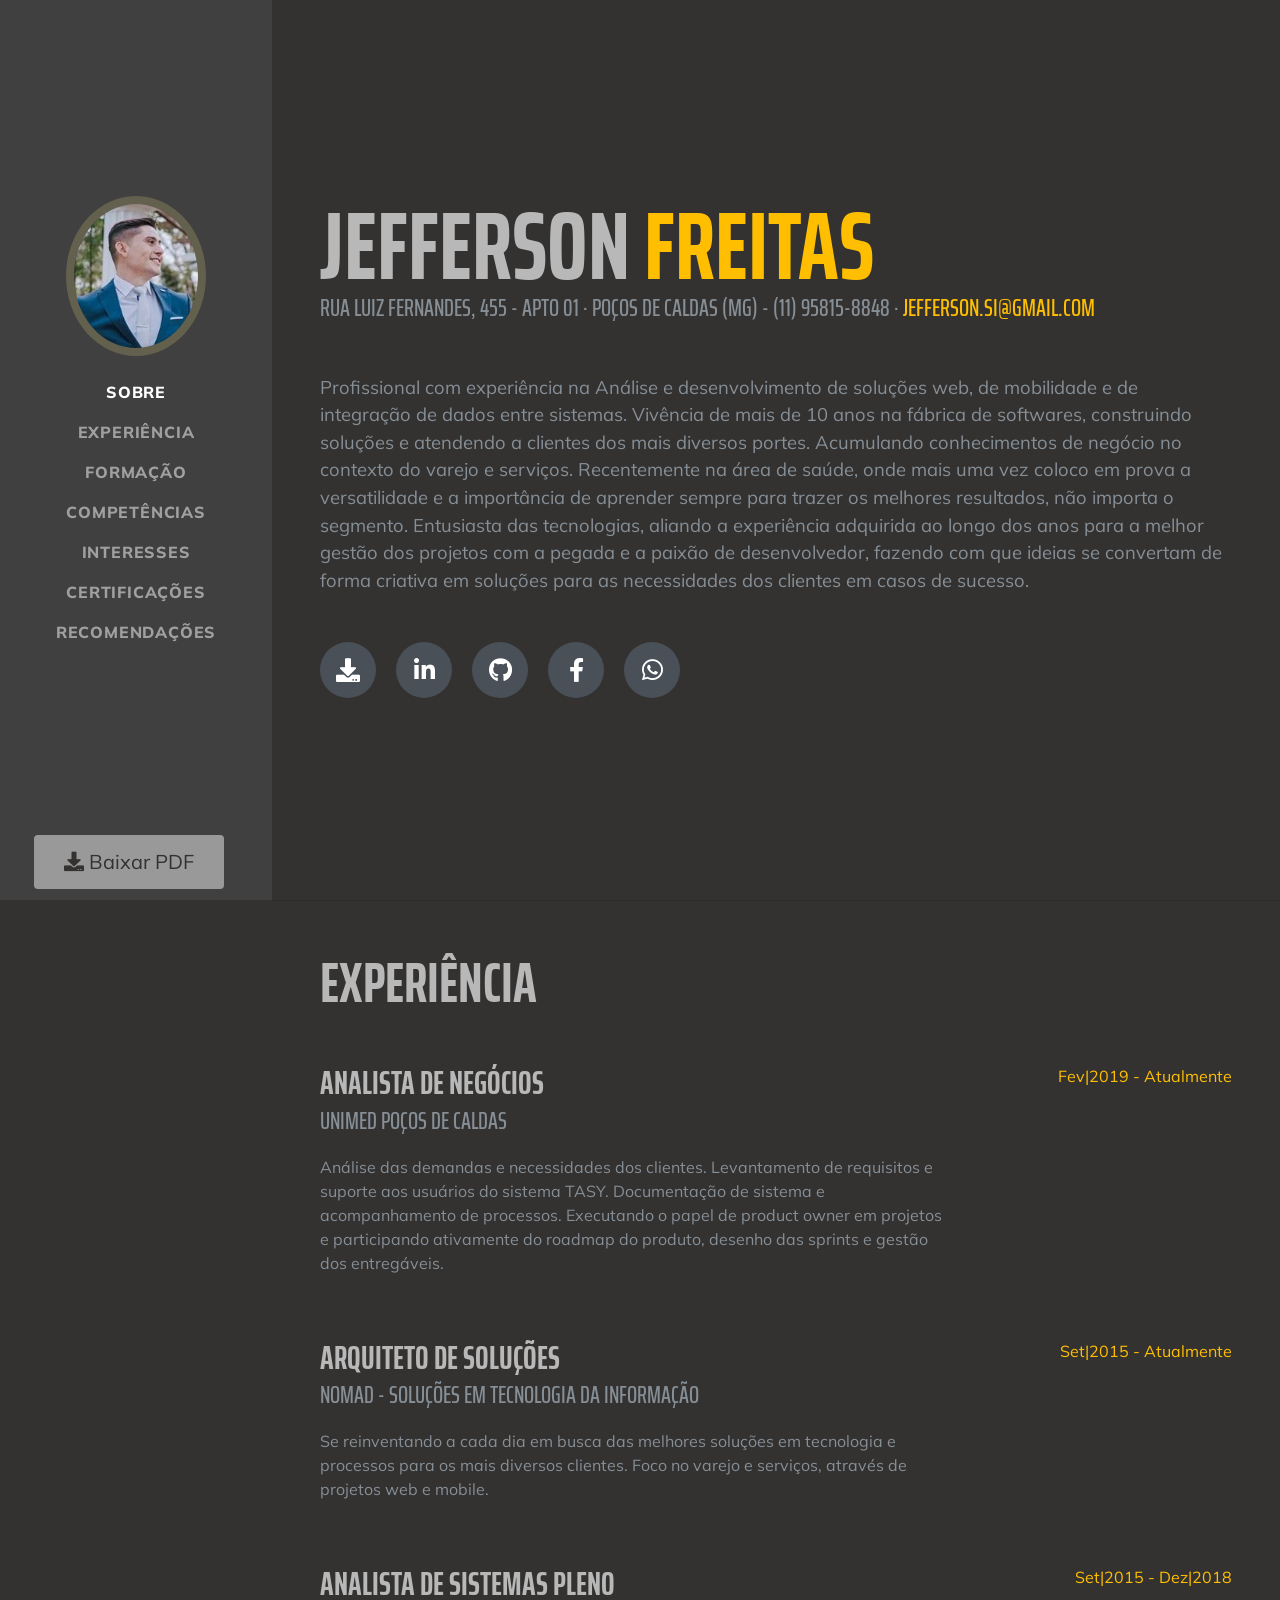
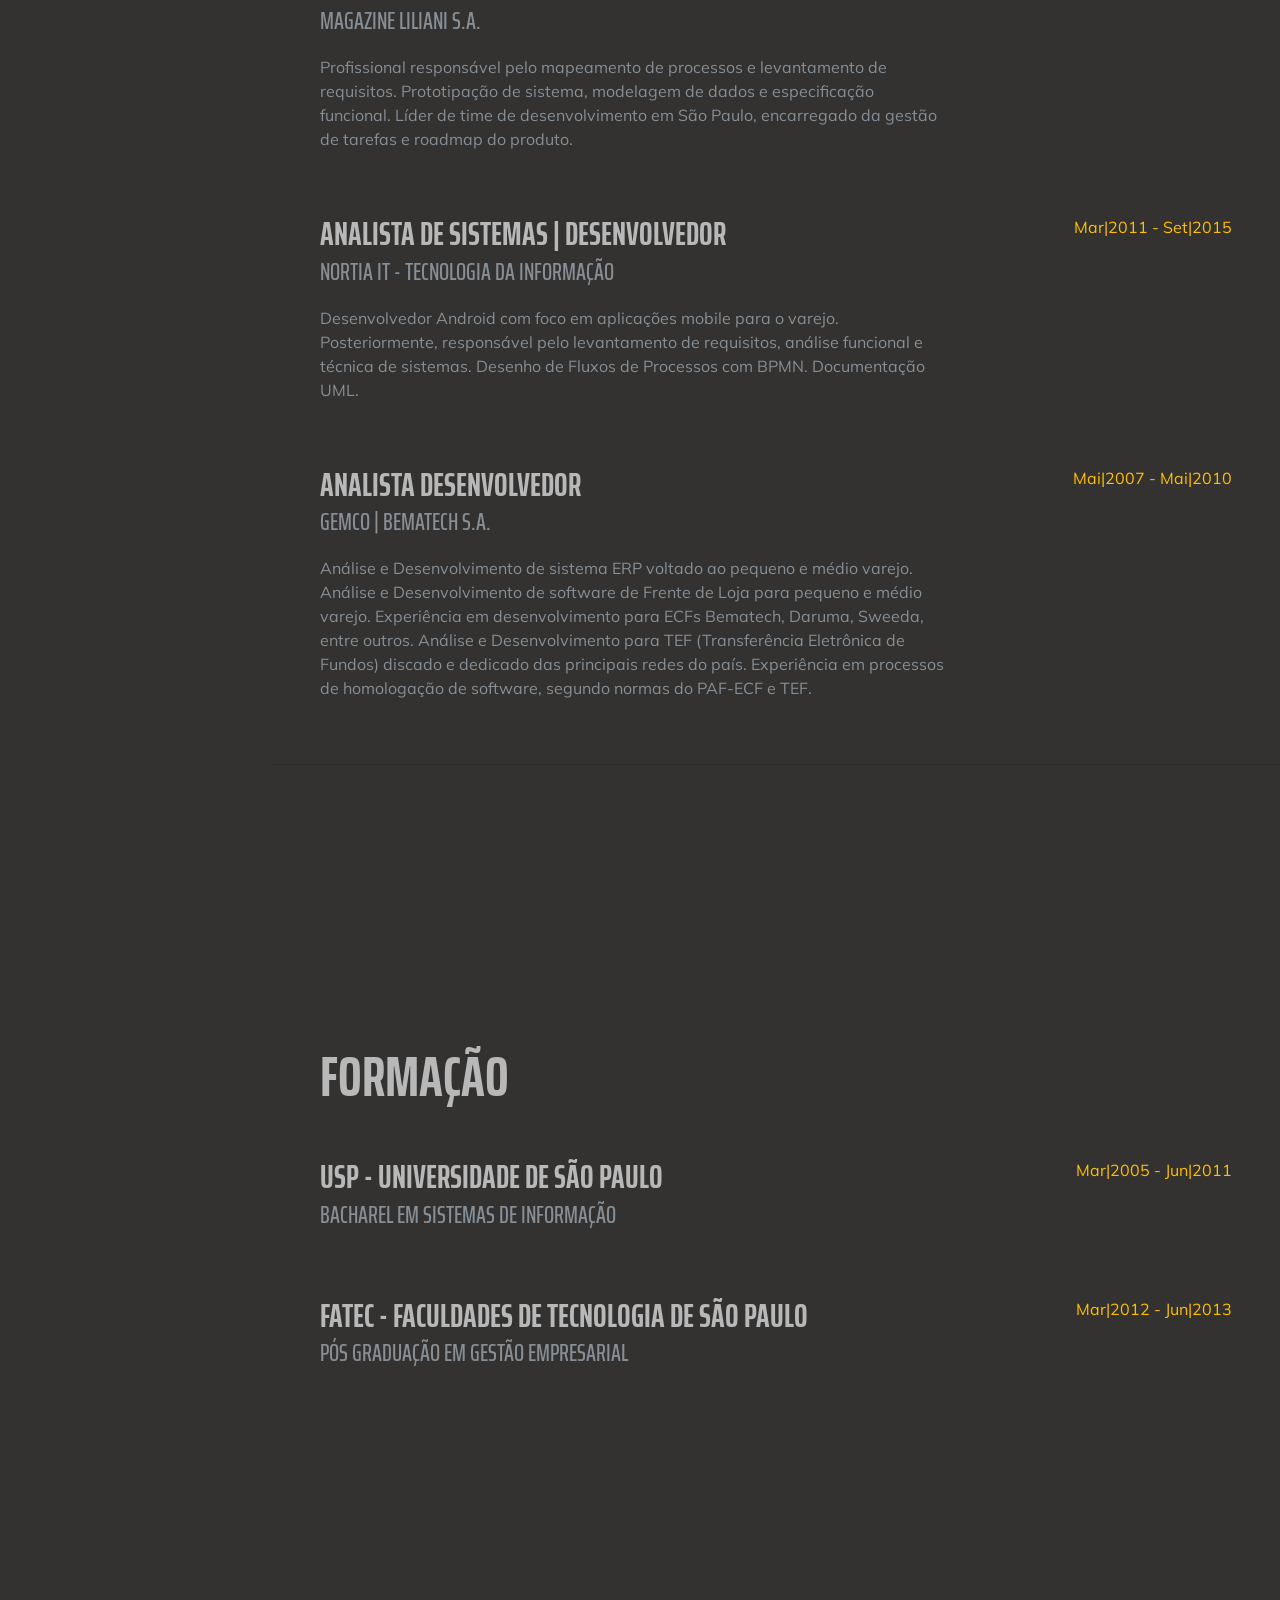
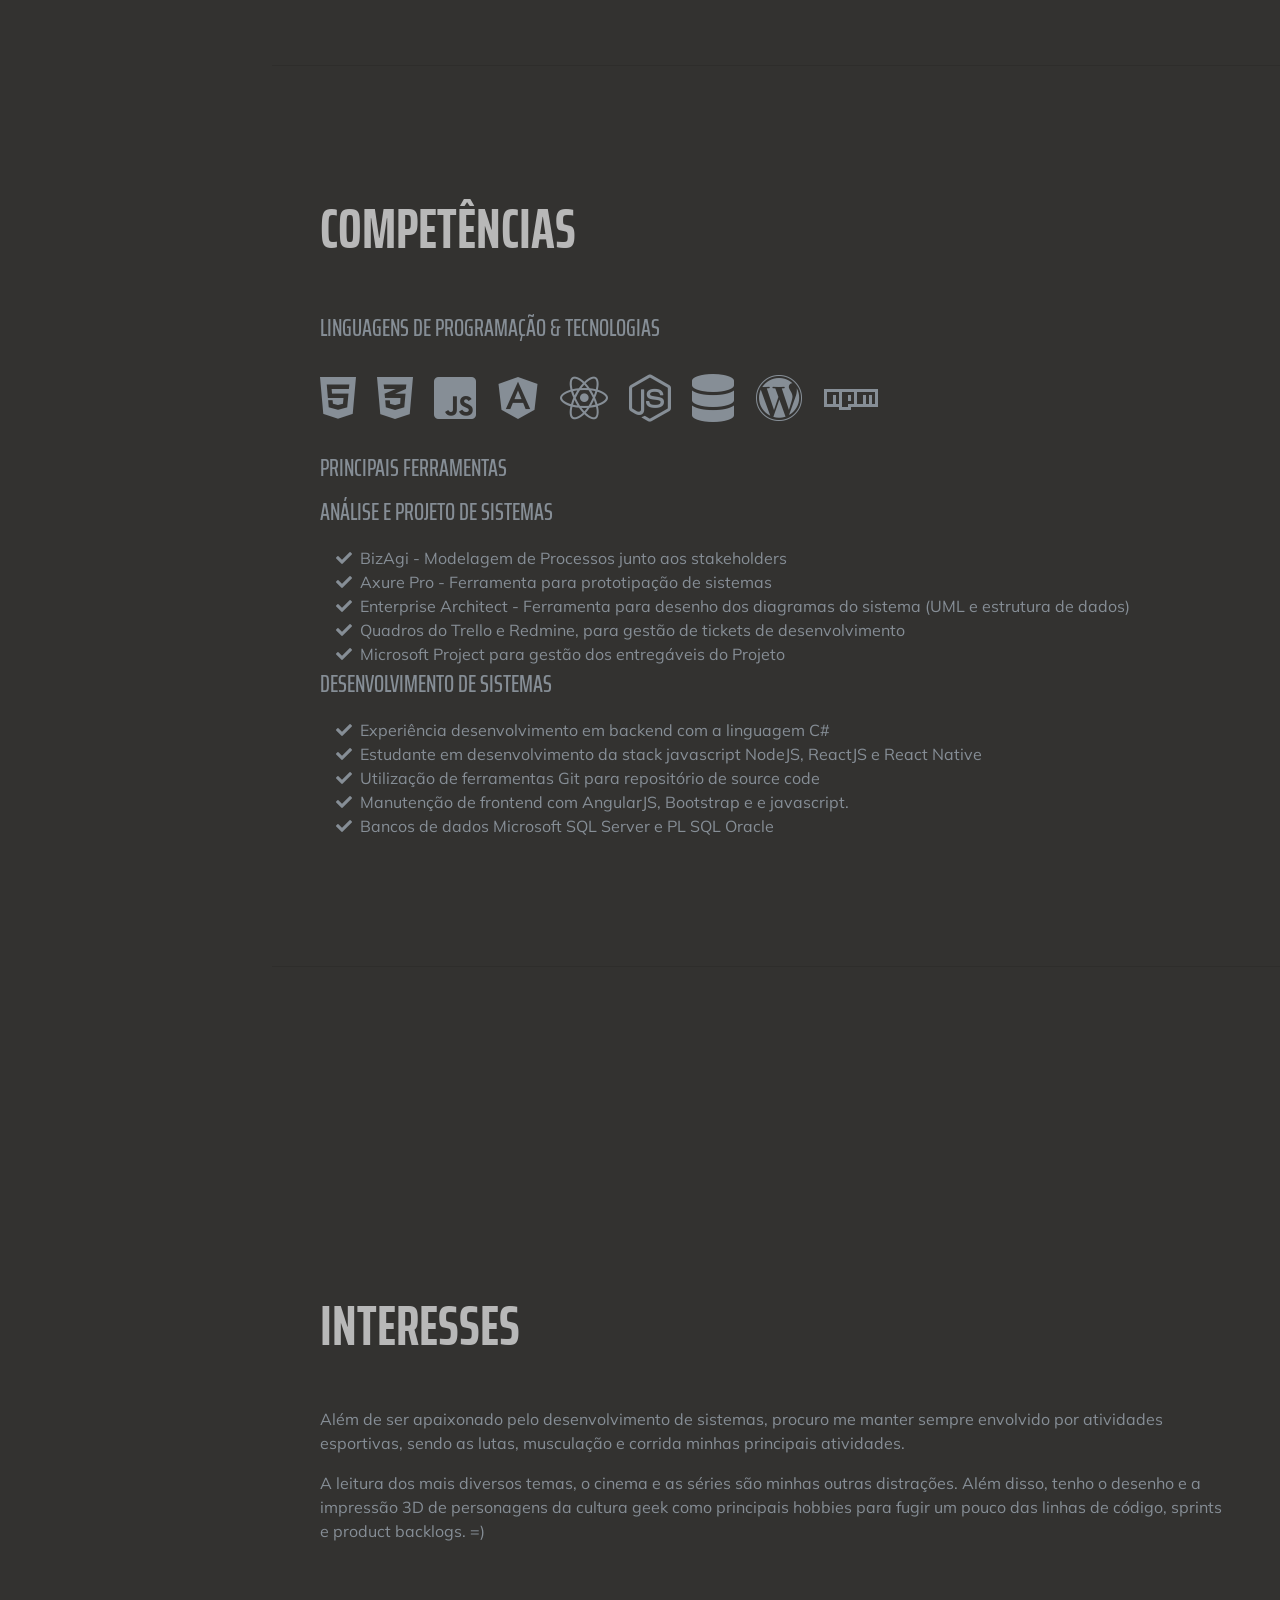
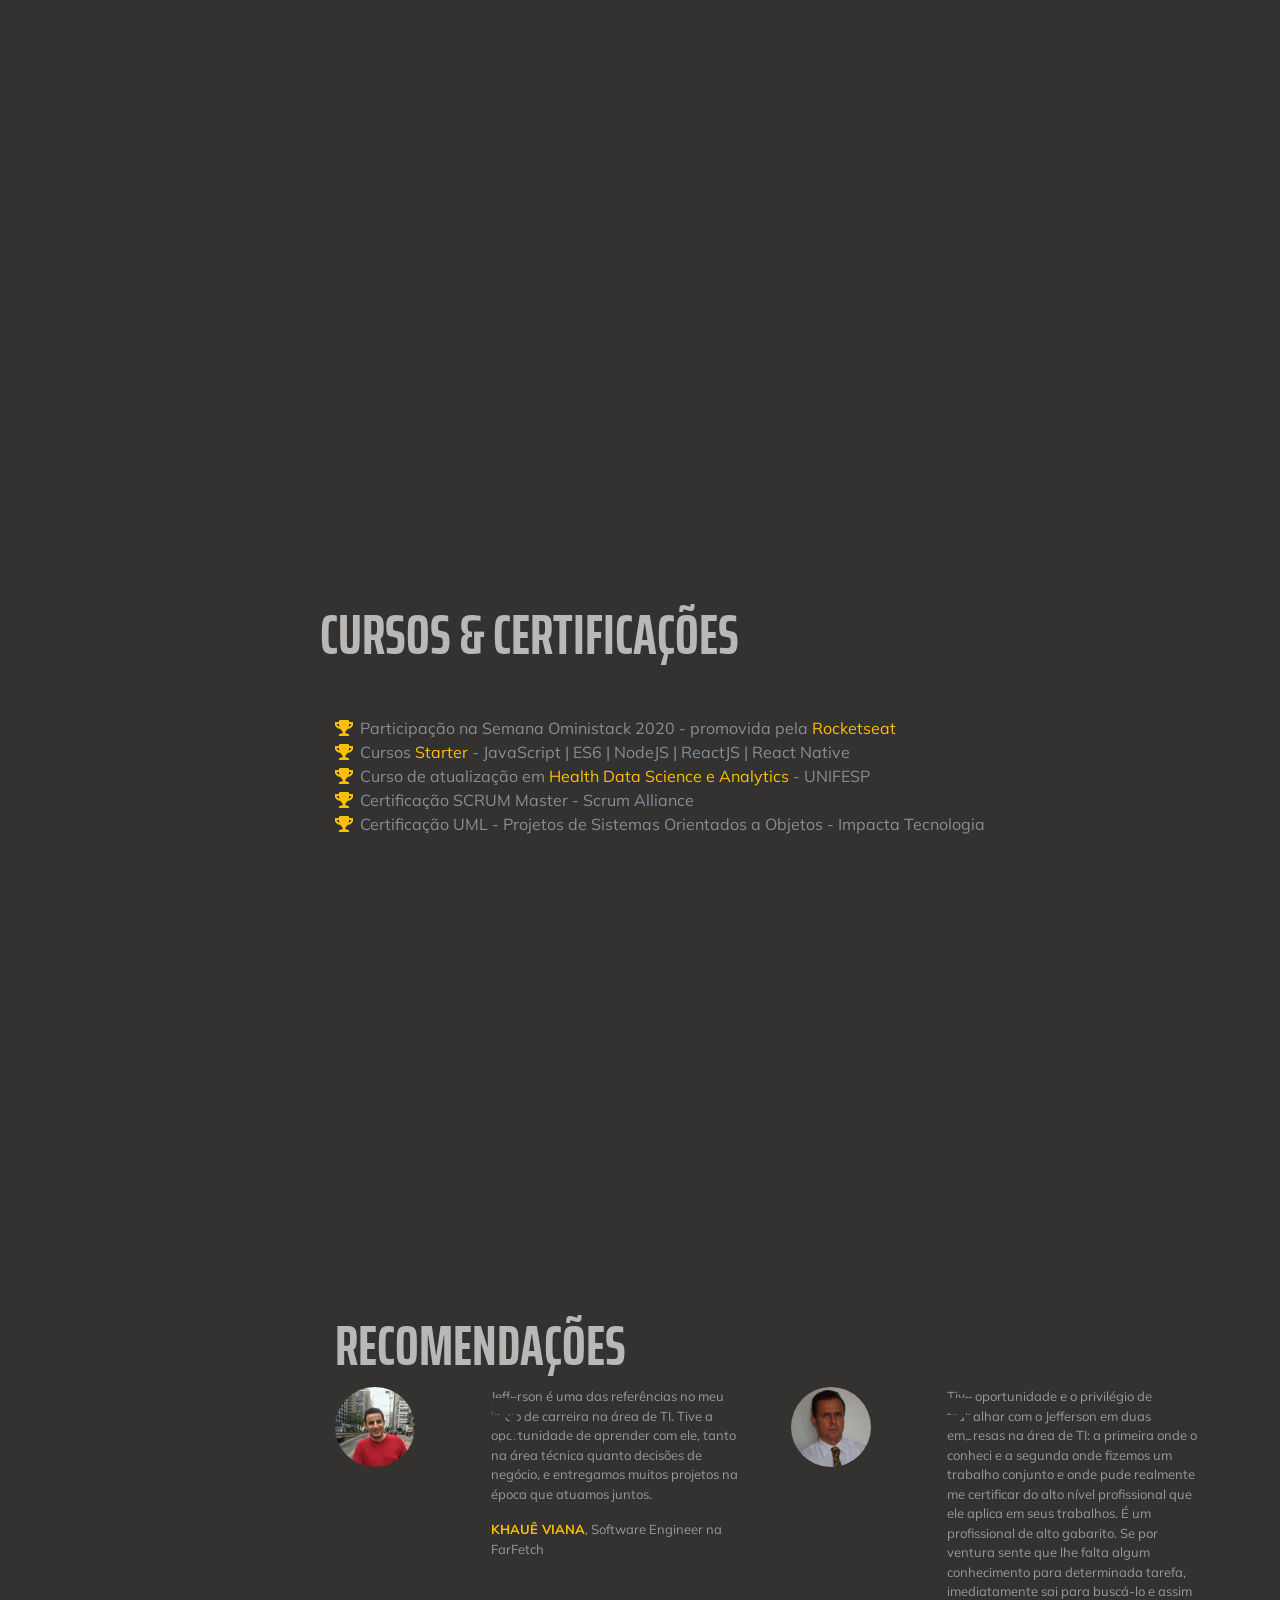
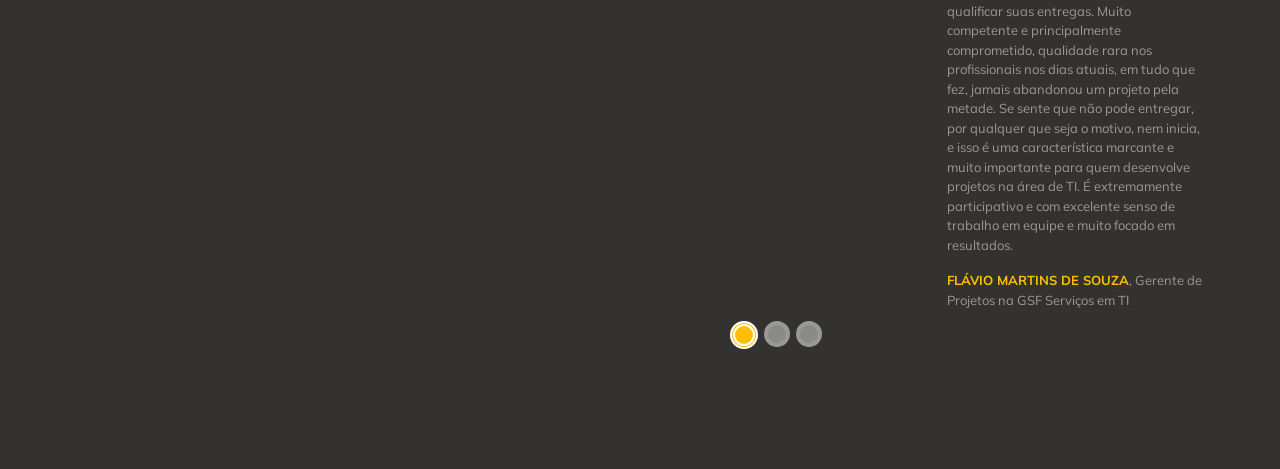
<file: index.html>
<!DOCTYPE html>
<html lang="pt-br">

<head>

  <meta charset="utf-8">
  <meta name="viewport" content="width=device-width, initial-scale=1, shrink-to-fit=no">
  <meta name="description" content="">
  <meta name="author" content="">

  <title>Currículo - Jefferson Freitas</title>

  <!-- Bootstrap core CSS -->
  <link href="vendor/bootstrap/css/bootstrap.min.css" rel="stylesheet">

  <!-- Custom fonts for this template -->
  <link href="https://fonts.googleapis.com/css?family=Saira+Extra+Condensed:500,700" rel="stylesheet">
  <link href="https://fonts.googleapis.com/css?family=Muli:400,400i,800,800i" rel="stylesheet">
  <link href="vendor/fontawesome-free/css/all.min.css" rel="stylesheet">

  <!-- Custom styles for this template -->
  <link href="css/resume_dark.css" rel="stylesheet">

</head>

<body id="page-top">

  <nav class="navbar navbar-expand-lg navbar-dark bg-primary fixed-top" id="sideNav">
    <a class="navbar-brand js-scroll-trigger" href="#page-top">
      <span class="d-block d-lg-none">Jefferson Freitas</span>
      <span class="d-none d-lg-block">
        <img class="img-fluid img-profile rounded-circle mx-auto mb-2" src="img/profile.jpg" alt="">
      </span>
    </a>
    <button class="navbar-toggler" type="button" data-toggle="collapse" data-target="#navbarSupportedContent"
      aria-controls="navbarSupportedContent" aria-expanded="false" aria-label="Toggle navigation">
      <span class="navbar-toggler-icon"></span>
    </button>
    <div class="collapse navbar-collapse" id="navbarSupportedContent">
      <ul class="navbar-nav">
        <li class="nav-item">
          <a class="nav-link js-scroll-trigger" href="#about">Sobre</a>
        </li>
        <li class="nav-item">
          <a class="nav-link js-scroll-trigger" href="#experience">Experiência</a>
        </li>
        <li class="nav-item">
          <a class="nav-link js-scroll-trigger" href="#education">Formação</a>
        </li>
        <li class="nav-item">
          <a class="nav-link js-scroll-trigger" href="#skills">Competências</a>
        </li>
        <li class="nav-item">
          <a class="nav-link js-scroll-trigger" href="#interests">Interesses</a>
        </li>
        <li class="nav-item">
          <a class="nav-link js-scroll-trigger" href="#awards">Certificações</a>
        </li>
        <li class="nav-item">
          <a class="nav-link js-scroll-trigger" href="#testimonials">Recomendações</a>
        </li>
      </ul>
    </div>
    <div class="container-fluid align-content-center">
      <a href="./doc/JeffersonFreitas.pdf" class="btn"><i class="fa fa-download"></i> Baixar PDF</a>
    </div>
  </nav>

  <div class="container-fluid p-0">

    <!-- Sessão principal -->
    <section class="resume-section p-3 p-lg-5 d-flex align-items-center" id="about">
      <div class="w-100">
        <h1 class="mb-0">Jefferson
          <span class="text-primary">Freitas</span>
        </h1>
        <div class="subheading mb-5">Rua Luiz Fernandes, 455 - Apto 01 · Poços de Caldas (MG) - (11) 95815-8848 ·
          <a href="mailto:jefferson.si@gmail.com">jefferson.si@gmail.com</a>
        </div>
        <p class="lead mb-5">
          Profissional com experiência na Análise e desenvolvimento de soluções web, de mobilidade e de integração de
          dados entre sistemas.
          Vivência de mais de 10 anos na fábrica de softwares, construindo soluções e atendendo a clientes dos mais
          diversos portes. Acumulando conhecimentos de
          negócio no contexto do varejo e serviços.
          Recentemente na área de saúde, onde mais uma vez coloco em prova a versatilidade e a importância de aprender
          sempre para trazer os melhores resultados, não importa o segmento.
          Entusiasta das tecnologias, aliando a experiência adquirida ao longo dos anos para a melhor gestão dos
          projetos com a pegada e a paixão de desenvolvedor, fazendo com que ideias se convertam de forma criativa em
          soluções para as necessidades dos clientes
          em casos de sucesso.
        </p>
        <div class="social-icons">
          <a href="./doc/JeffersonFreitas.pdf">
            <i class="fa fa-download"></i>
          </a>
          <a href="https://www.linkedin.com/in/jeffersonabfreitas/">
            <i class="fab fa-linkedin-in"></i>
          </a>
          <a href="https://github.com/JeffersonGitHub">
            <i class="fab fa-github"></i>
          </a>
          <a href="https://www.facebook.com/jefferson.freitas">
            <i class="fab fa-facebook-f"></i>
          </a>
          <a href="https://api.whatsapp.com/send?phone=+5511958158848">
            <i class="fab fa-whatsapp"></i>
          </a>
        </div>
      </div>
    </section>

    <hr class="m-0">
    <!-- Experiencias -->
    <section class="resume-section p-3 p-lg-5 d-flex justify-content-center" id="experience">
      <div class="w-100">
        <h2 class="mb-5">Experiência</h2>

        <div class="resume-item d-flex flex-column flex-md-row justify-content-between mb-5">
          <div class="resume-content">
            <h3 class="mb-0">Analista de Negócios</h3>
            <div class="subheading mb-3">Unimed Poços de Caldas</div>
            <p>Análise das demandas e necessidades dos clientes. Levantamento de requisitos e suporte aos usuários do
              sistema TASY.
              Documentação de sistema e acompanhamento de processos.
              Executando o papel de product owner em projetos e participando ativamente do roadmap do produto, desenho
              das sprints e gestão dos entregáveis.</p>
          </div>
          <div class="resume-date text-md-right">
            <span class="text-primary">Fev|2019 - Atualmente</span>
          </div>
        </div>

        <div class="resume-item d-flex flex-column flex-md-row justify-content-between mb-5">
          <div class="resume-content">
            <h3 class="mb-0">Arquiteto de Soluções</h3>
            <div class="subheading mb-3">NOMAD - Soluções em Tecnologia da Informação</div>
            <p>Se reinventando a cada dia em busca das melhores soluções em tecnologia e processos para os mais diversos
              clientes.
              Foco no varejo e serviços, através de projetos web e mobile.</p>
          </div>
          <div class="resume-date text-md-right">
            <span class="text-primary">Set|2015 - Atualmente</span>
          </div>
        </div>

        <div class="resume-item d-flex flex-column flex-md-row justify-content-between mb-5">
          <div class="resume-content">
            <h3 class="mb-0">Analista de Sistemas Pleno</h3>
            <div class="subheading mb-3">Magazine Liliani S.A.</div>
            <p>Profissional responsável pelo mapeamento de processos e levantamento de requisitos.
              Prototipação de sistema, modelagem de dados e especificação funcional.
              Líder de time de desenvolvimento em São Paulo, encarregado da gestão de tarefas e roadmap do produto.
            </p>
          </div>
          <div class="resume-date text-md-right">
            <span class="text-primary">Set|2015 - Dez|2018</span>
          </div>
        </div>

        <div class="resume-item d-flex flex-column flex-md-row justify-content-between mb-5">
          <div class="resume-content">
            <h3 class="mb-0">Analista de Sistemas | Desenvolvedor</h3>
            <div class="subheading mb-3">Nortia IT - Tecnologia da Informação</div>
            <p>
              Desenvolvedor Android com foco em aplicações mobile para o varejo.
              Posteriormente, responsável pelo levantamento de requisitos, análise funcional e técnica de sistemas.
              Desenho de Fluxos de Processos com BPMN. Documentação UML.
            </p>
          </div>
          <div class="resume-date text-md-right">
            <span class="text-primary">Mar|2011 - Set|2015</span>
          </div>
        </div>

        <div class="resume-item d-flex flex-column flex-md-row justify-content-between">
          <div class="resume-content">
            <h3 class="mb-0">Analista Desenvolvedor</h3>
            <div class="subheading mb-3">Gemco | Bematech S.A.</div>
            <p>
              Análise e Desenvolvimento de sistema ERP voltado ao pequeno e médio varejo.
              Análise e Desenvolvimento de software de Frente de Loja para pequeno e médio varejo.
              Experiência em desenvolvimento para ECFs Bematech, Daruma, Sweeda, entre outros.
              Análise e Desenvolvimento para TEF (Transferência Eletrônica de Fundos) discado e dedicado das principais
              redes do país.
              Experiência em processos de homologação de software, segundo normas do PAF-ECF e TEF.</p>
          </div>
          <div class="resume-date text-md-right">
            <span class="text-primary">Mai|2007 - Mai|2010</span>
          </div>
        </div>

      </div>

    </section>

    <hr class="m-0">
    <!-- Formação -->
    <section class="resume-section p-3 p-lg-5 d-flex align-items-center" id="education">
      <div class="w-100">
        <h2 class="mb-5">Formação</h2>

        <div class="resume-item d-flex flex-column flex-md-row justify-content-between mb-5">
          <div class="resume-content">
            <h3 class="mb-0">USP - Universidade de São Paulo</h3>
            <div class="subheading mb-3">Bacharel em Sistemas de Informação</div>
          </div>
          <div class="resume-date text-md-right">
            <span class="text-primary">Mar|2005 - Jun|2011</span>
          </div>
        </div>

        <div class="resume-item d-flex flex-column flex-md-row justify-content-between">
          <div class="resume-content">
            <h3 class="mb-0">FATEC - Faculdades de Tecnologia de São Paulo</h3>
            <div class="subheading mb-3">Pós Graduação em Gestão Empresarial</div>
          </div>
          <div class="resume-date text-md-right">
            <span class="text-primary">Mar|2012 - Jun|2013</span>
          </div>
        </div>

      </div>
    </section>

    <hr class="m-0">
    <!-- Skills -->
    <section class="resume-section p-3 p-lg-5 d-flex align-items-center" id="skills">
      <div class="w-100">
        <h2 class="mb-5">Competências</h2>

        <div class="subheading mb-3">Linguagens de Programação &amp; Tecnologias</div>
        <ul class="list-inline dev-icons">
          <li class="list-inline-item">
            <i class="fab fa-html5"></i>
          </li>
          <li class="list-inline-item">
            <i class="fab fa-css3-alt"></i>
          </li>
          <li class="list-inline-item">
            <i class="fab fa-js-square"></i>
          </li>
          <li class="list-inline-item">
            <i class="fab fa-angular"></i>
          </li>
          <li class="list-inline-item">
            <i class="fab fa-react"></i>
          </li>
          <li class="list-inline-item">
            <i class="fab fa-node-js"></i>
          </li>
          <li class="list-inline-item">
            <i class="fa fa-database"></i>
          </li>
          <li class="list-inline-item">
            <i class="fab fa-wordpress"></i>
          </li>
          <li class="list-inline-item">
            <i class="fab fa-npm"></i>
          </li>
        </ul>

        <div class="subheading mb-2">PRINCIPAIS FERRAMENTAS</div>
        <div class="subheading mb-3">Análise e Projeto de Sistemas</div>
        <ul class="fa-ul mb-0">
          <li>
            <i class="fa-li fa fa-check"></i>
            BizAgi - Modelagem de Processos junto aos stakeholders</li>
          <li>
            <i class="fa-li fa fa-check"></i>
            Axure Pro - Ferramenta para prototipação de sistemas</li>
          <li>
            <i class="fa-li fa fa-check"></i>
            Enterprise Architect - Ferramenta para desenho dos diagramas do sistema (UML e estrutura de dados)</li>
          <li>
            <i class="fa-li fa fa-check"></i>
            Quadros do Trello e Redmine, para gestão de tickets de desenvolvimento</li>
          <li>
            <i class="fa-li fa fa-check"></i>
            Microsoft Project para gestão dos entregáveis do Projeto</li>
        </ul>

        <div class="subheading mb-3">Desenvolvimento de Sistemas</div>
        <ul class="fa-ul mb-0">
          <li>
            <i class="fa-li fa fa-check"></i>
            Experiência desenvolvimento em backend com a linguagem C#</li>
          <li>
            <i class="fa-li fa fa-check"></i>
            Estudante em desenvolvimento da stack javascript NodeJS, ReactJS e React Native</li>
          <li>
            <i class="fa-li fa fa-check"></i>
            Utilização de ferramentas Git para repositório de source code</li>
          <li>
            <i class="fa-li fa fa-check"></i>
            Manutenção de frontend com AngularJS, Bootstrap e e javascript.</li>
          <li>
            <i class="fa-li fa fa-check"></i>
            Bancos de dados Microsoft SQL Server e PL SQL Oracle</li>
        </ul>
      </div>
    </section>

    <hr class="m-0">
    <!-- Interesses -->
    <section class="resume-section p-3 p-lg-5 d-flex align-items-center" id="interests">
      <div class="w-100">
        <h2 class="mb-5">Interesses</h2>
        <p>Além de ser apaixonado pelo desenvolvimento de sistemas, procuro me manter sempre envolvido por atividades
          esportivas, sendo as lutas, musculação e corrida minhas principais atividades.</p>
        <p class="mb-0">A leitura dos mais diversos temas, o cinema e as séries são minhas outras distrações. Além
          disso, tenho o desenho e a impressão 3D de personagens da cultura geek como principais hobbies para fugir um
          pouco das linhas de código, sprints e product backlogs. =)</p>
      </div>
    </section>

    <hr class="m-0">
    <!-- Cursos e Certificações -->
    <section class="resume-section p-3 p-lg-5 d-flex align-items-center" id="awards">
      <div class="w-100">
        <h2 class="mb-5">Cursos &amp; Certificações</h2>
        <ul class="fa-ul mb-0">
          <li>
            <i class="fa-li fa fa-trophy text-warning"></i>
            Participação na Semana Oministack 2020 - promovida pela <a href="https://rocketseat.com.br/">Rocketseat</a>
          </li>
          <li>
            <i class="fa-li fa fa-trophy text-warning"></i>
            Cursos <a href="https://rocketseat.com.br/starter">Starter</a> - JavaScript | ES6 | NodeJS | ReactJS | React
            Native</li>
          <li>
            <i class="fa-li fa fa-trophy text-warning"></i>
            Curso de atualização em <a href="https://bit.ly/2X6DzwD">Health Data Science e Analytics</a> - UNIFESP</li>
          <li>
            <i class="fa-li fa fa-trophy text-warning"></i>
            Certificação SCRUM Master - Scrum Alliance</li>
          <li>
            <i class="fa-li fa fa-trophy text-warning"></i>
            Certificação UML - Projetos de Sistemas Orientados a Objetos - Impacta Tecnologia</li>
        </ul>
      </div>
    </section>

    <hr class="m-0">
    <!-- Indicações -->
    <section class="resume-section p-3 p-lg-5 d-flex align-items-center" id="testimonials">
      <div class="container">
        <div class="row">
          <div class="col-sm-12">
            <h2>Recomendações</h2>
            <div id="myCarousel" class="carousel slide" data-ride="carousel">
              <!-- Carousel indicators -->
              <ol class="carousel-indicators">
                <li data-target="#myCarousel" data-slide-to="0" class="active"></li>
                <li data-target="#myCarousel" data-slide-to="1"></li>
                <li data-target="#myCarousel" data-slide-to="2"></li>
              </ol>
              <!-- Wrapper for carousel items -->
              <div class="carousel-inner">
                <div class="item carousel-item active">
                  <div class="row">
                    <div class="col-sm-6">
                      <div class="media">
                        <div class="media-left d-flex mr-3">
                          <a href="#">
                            <img src="./img/customer/khaue.jpg" alt="">
                          </a>
                        </div>
                        <div class="media-body">
                          <div class="testimonial">
                            <p>Jefferson é uma das referências no meu início de carreira na área de TI. Tive a
                              oportunidade de aprender com ele, tanto na área técnica quanto decisões de negócio, e
                              entregamos muitos projetos na época que atuamos juntos.</p>
                            <p class="overview"><b>Khauê Viana</b>, Software Engineer na FarFetch</p>
                          </div>
                        </div>
                      </div>
                    </div>
                    <div class="col-sm-6">
                      <div class="media">
                        <div class="media-left d-flex mr-3">
                          <a href="#">
                            <img src="./img/customer/flavio.jpg" alt="">
                          </a>
                        </div>
                        <div class="media-body">
                          <div class="testimonial">
                            <p>Tive oportunidade e o privilégio de trabalhar com o Jefferson em duas empresas na área de
                              TI: a primeira onde o conheci e a segunda onde fizemos um trabalho conjunto e onde pude
                              realmente me certificar do alto nível profissional que ele aplica em seus trabalhos.
                              É um profissional de alto gabarito. Se por ventura sente que lhe falta algum conhecimento
                              para determinada tarefa, imediatamente sai para buscá-lo e assim qualificar suas entregas.
                              Muito competente e principalmente comprometido, qualidade rara nos profissionais nos dias
                              atuais, em tudo que fez, jamais abandonou um projeto pela metade.
                              Se sente que não pode entregar, por qualquer que seja o motivo, nem inicia, e isso é uma
                              característica marcante e muito importante para quem desenvolve projetos na área de TI. É
                              extremamente participativo e com excelente senso de trabalho em equipe e muito focado em
                              resultados.</p>
                            <p class="overview"><b>Flávio Martins de Souza</b>, Gerente de Projetos na GSF Serviços em
                              TI</p>
                          </div>
                        </div>
                      </div>
                    </div>
                  </div>
                </div>
                <div class="item carousel-item">
                  <div class="row">
                    <div class="col-sm-6">
                      <div class="media">
                        <div class="media-left d-flex mr-3">
                          <a href="#">
                            <img src="./img/customer/sergio.jpg" alt="">
                          </a>
                        </div>
                        <div class="media-body">
                          <div class="testimonial">
                            <p>Excelente profissional, comprometido, sensato e preza muito pela qualidade de suas
                              entregas.</p>
                            <p class="overview"><b>Sérgio Pasqualino</b>, Software Architect na CI&T</p>
                          </div>
                        </div>
                      </div>
                    </div>
                    <div class="col-sm-6">
                      <div class="media">
                        <div class="media-left d-flex mr-3">
                          <a href="#">
                            <img src="./img/customer/yuri.jpg" alt="">
                          </a>
                        </div>
                        <div class="media-body">
                          <div class="testimonial">
                            <p>O Jefferson demonstra um interesse singular quando falamos sobre tecnologia. Profissional
                              extremamente talentoso e dedicado, sempre em busca das melhores soluções tanto pro
                              negócio, quanto no âmbito técnico. Tive a oportunidade de aprender e evoluir
                              profissionalmente trabalhando em parceria com ele.</p>
                            <p class="overview"><b>Yuri Puodzius</b>, Senior Analyst Programmer na Ituran Brasil</p>
                          </div>
                        </div>
                      </div>
                    </div>
                  </div>
                </div>
                <div class="item carousel-item">
                  <div class="row">
                    <div class="col-sm-6">
                      <div class="media">
                        <div class="media-left d-flex mr-3">
                          <a href="#">
                            <img src="./img/customer/canavarro.jpg" alt="">
                          </a>
                        </div>
                        <div class="media-body">
                          <div class="testimonial">
                            <p>É um profissional diferenciado que gosta do que faz!</p>
                            <p class="overview"><b>Carlos Canavarro</b>, Engenheiro Agrônomo na Agran - Agrobusiness</p>
                          </div>
                        </div>
                      </div>
                    </div>
                    <div class="col-sm-6">
                      <div class="media">
                        <div class="media-left d-flex mr-3">
                          <a href="#">
                            <img src="./img/customer/thiago.jpg" alt="">
                          </a>
                        </div>
                        <div class="media-body">
                          <div class="testimonial">
                            <p>Líder nato, muito comprometido com resultados, prazos e entregas, se adapta rapidamente à
                              mudanças, excelente!</p>
                            <p class="overview"><b>Thiago Delgado</b>, Software Engineer</p>
                          </div>
                        </div>
                      </div>
                    </div>
                  </div>
                </div>

              </div>
            </div>
          </div>
        </div>
      </div>
    </section>
  </div>

  <!-- Bootstrap core JavaScript -->
  <script src="vendor/jquery/jquery.min.js"></script>
  <script src="vendor/bootstrap/js/bootstrap.bundle.min.js"></script>

  <!-- Plugin JavaScript -->
  <script src="vendor/jquery-easing/jquery.easing.min.js"></script>

  <!-- Custom scripts for this template -->
  <script src="js/resume.min.js"></script>

</body>

</html>
</file>
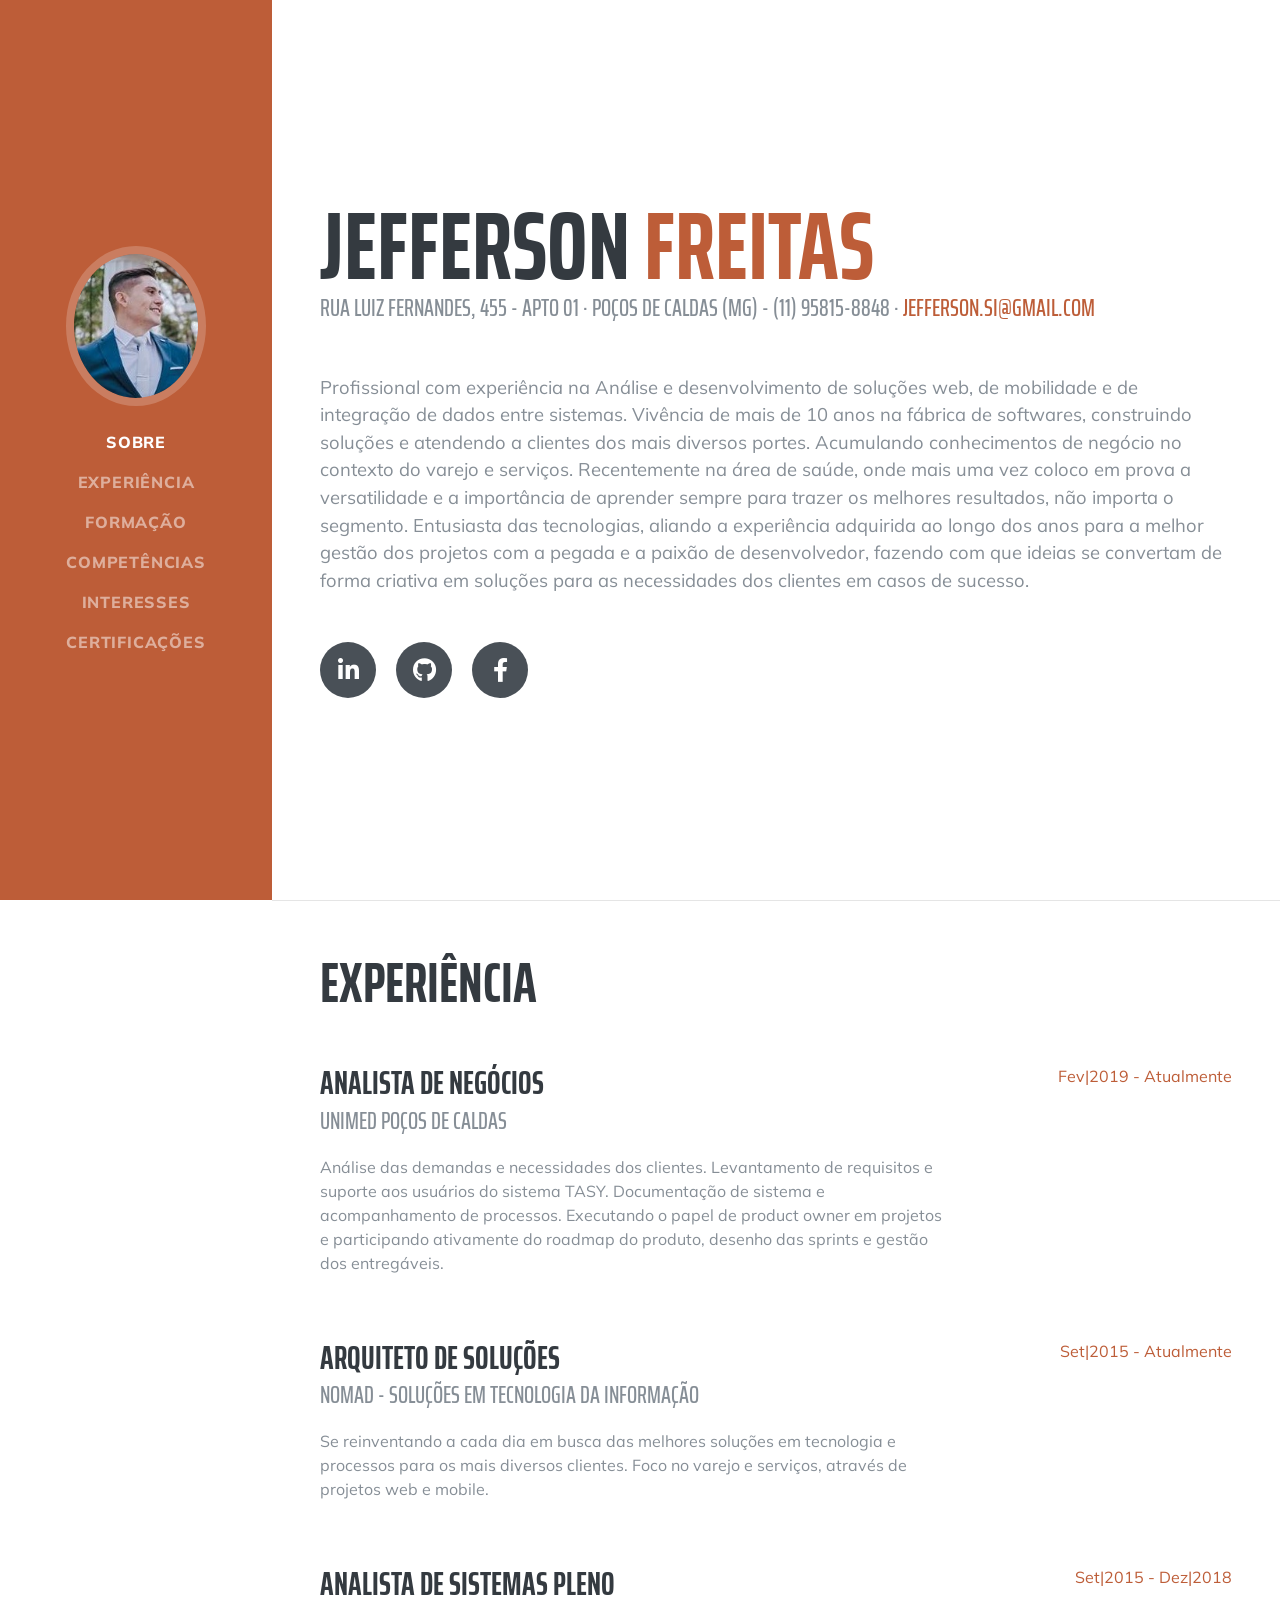
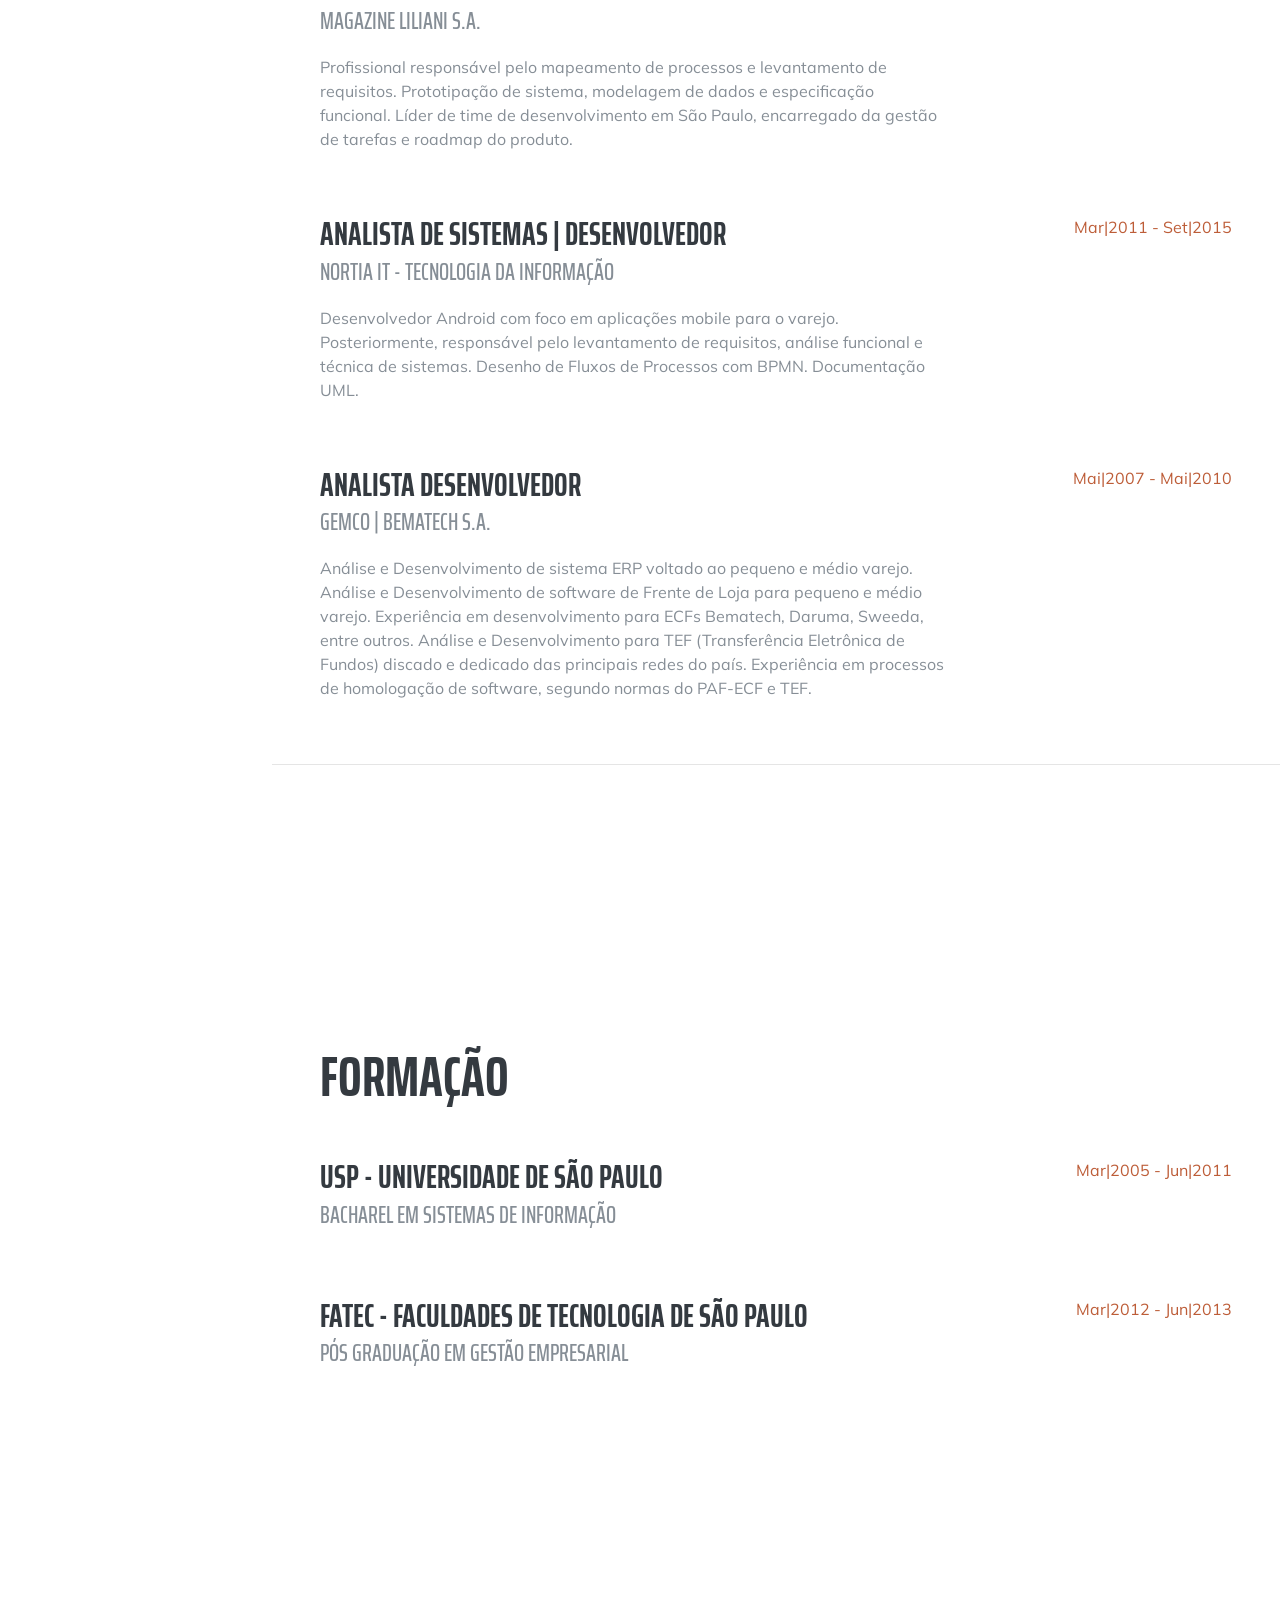
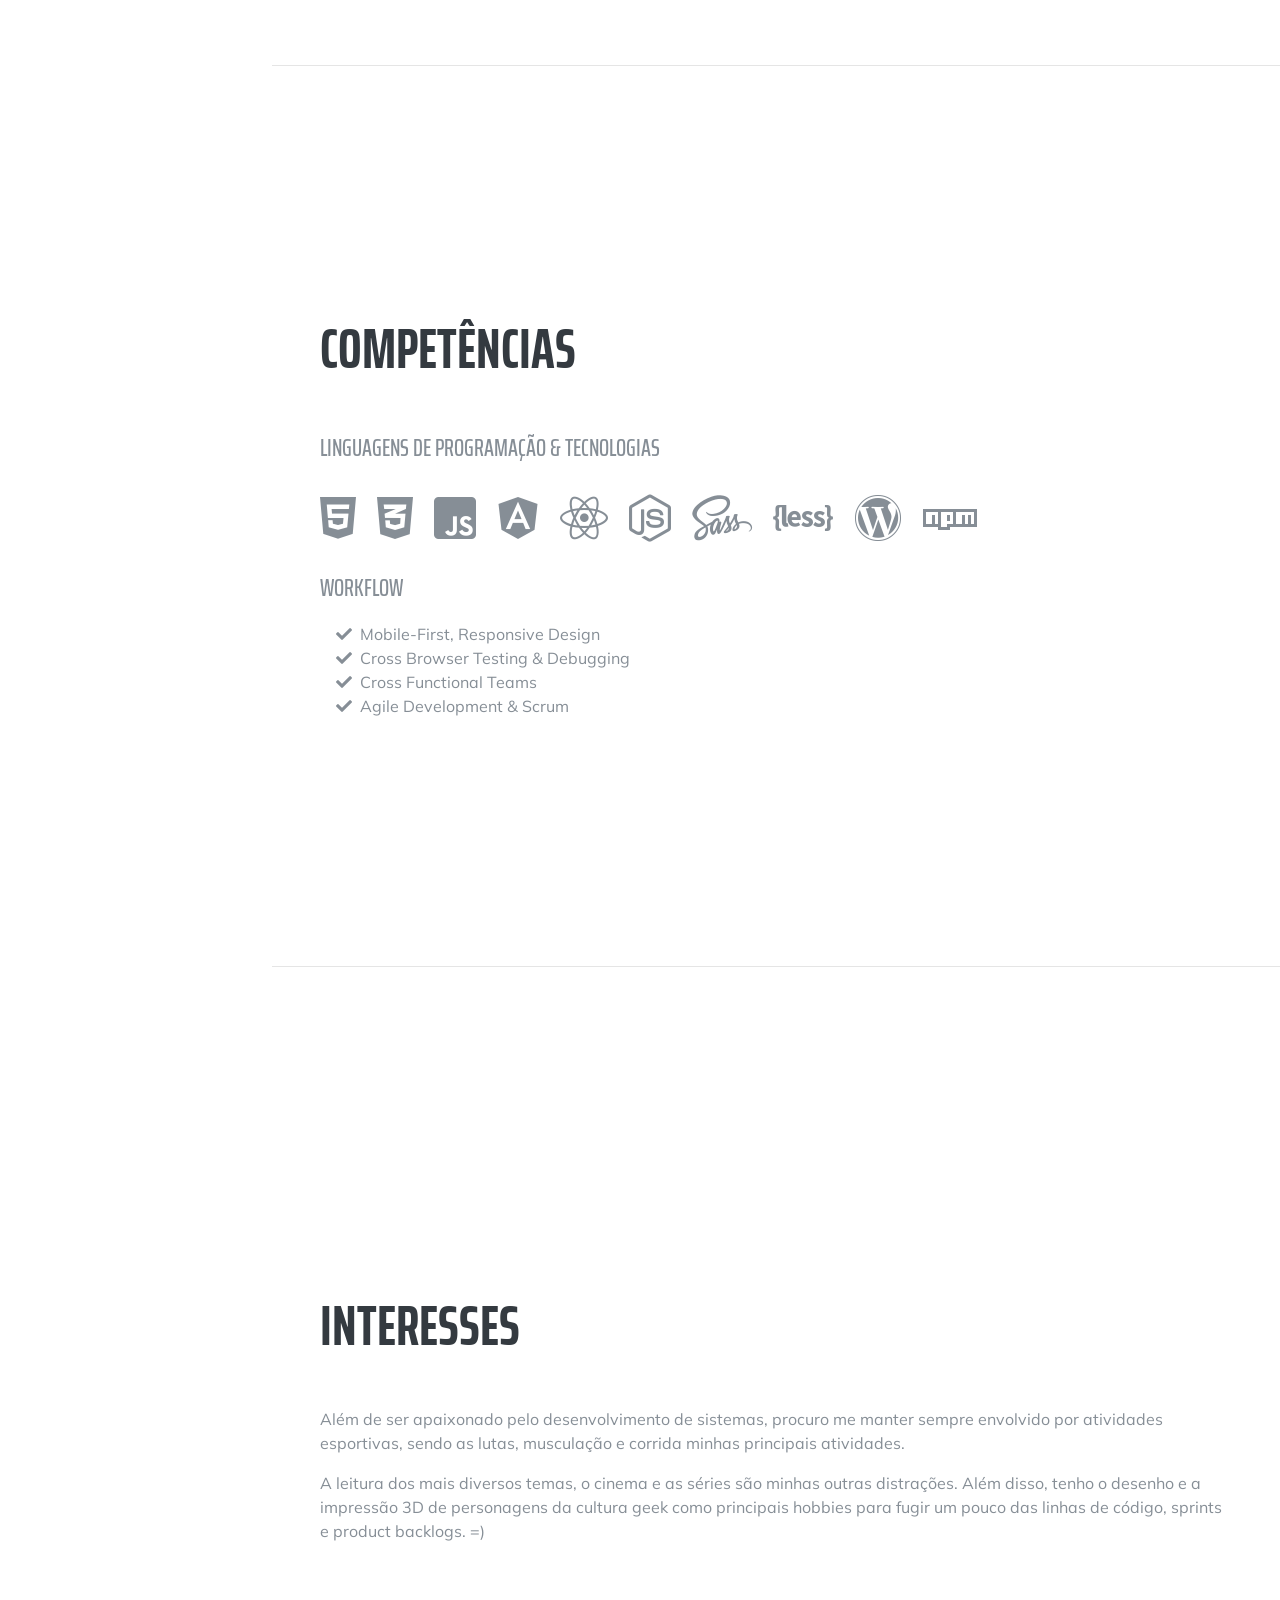
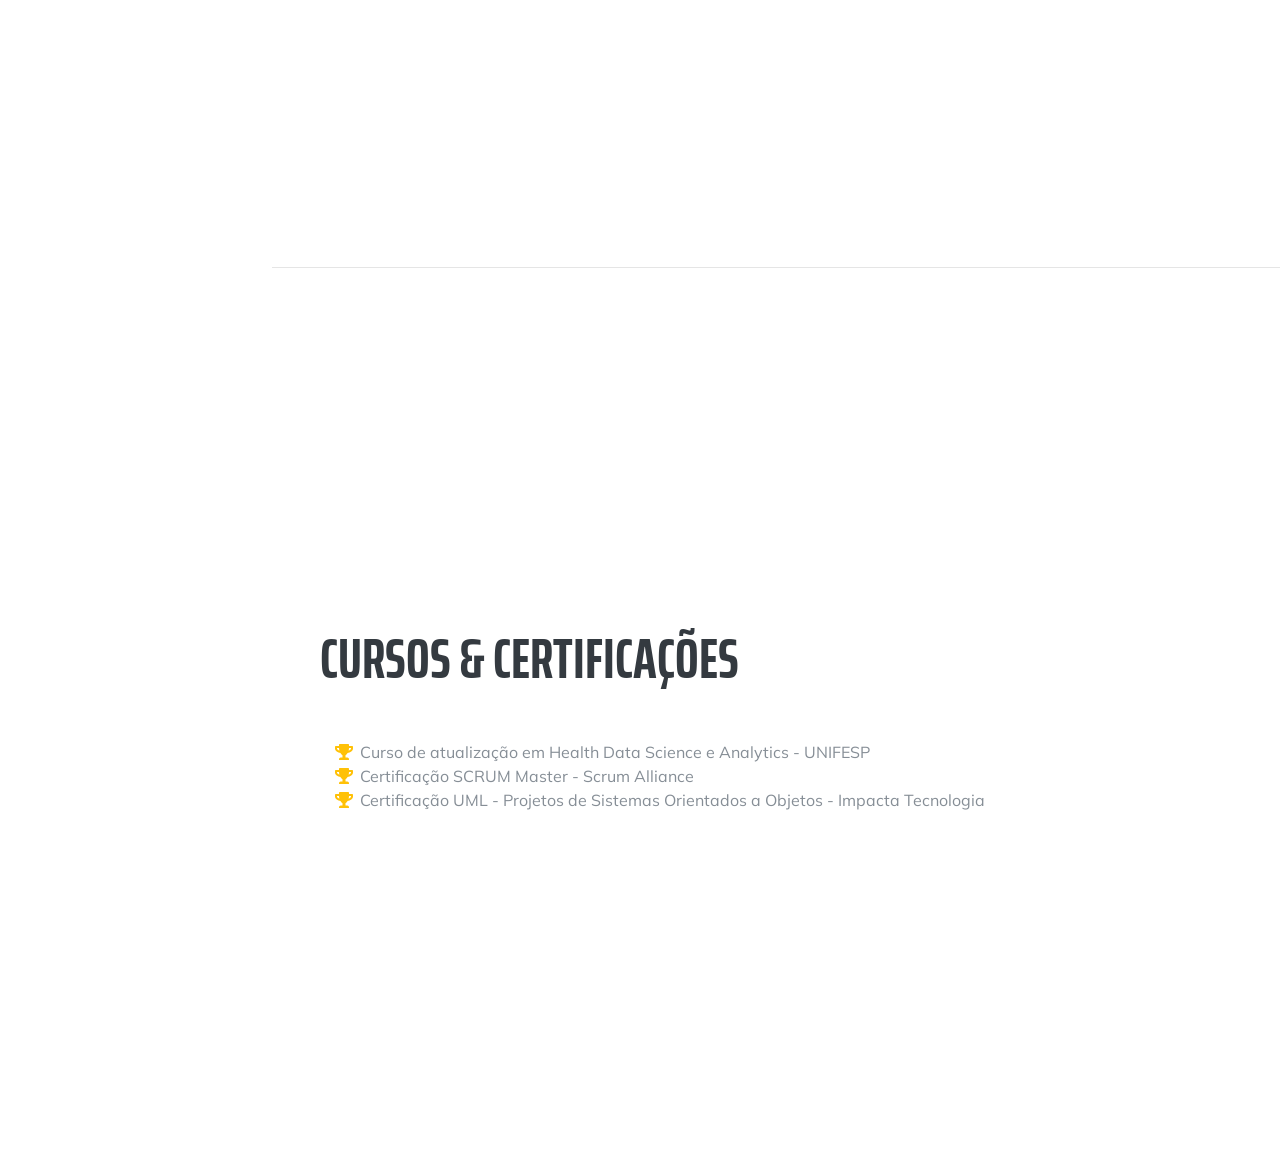
<file: startbootstrap-resume-gh-pages/index.html>
<!DOCTYPE html>
<html lang="en">

<head>

  <meta charset="utf-8">
  <meta name="viewport" content="width=device-width, initial-scale=1, shrink-to-fit=no">
  <meta name="description" content="">
  <meta name="author" content="">

  <title>Currículo - Jefferson Freitas</title>

  <!-- Bootstrap core CSS -->
  <link href="vendor/bootstrap/css/bootstrap.min.css" rel="stylesheet">

  <!-- Custom fonts for this template -->
  <link href="https://fonts.googleapis.com/css?family=Saira+Extra+Condensed:500,700" rel="stylesheet">
  <link href="https://fonts.googleapis.com/css?family=Muli:400,400i,800,800i" rel="stylesheet">
  <link href="vendor/fontawesome-free/css/all.min.css" rel="stylesheet">

  <!-- Custom styles for this template -->
  <link href="css/resume.min.css" rel="stylesheet">

</head>

<body id="page-top">

  <nav class="navbar navbar-expand-lg navbar-dark bg-primary fixed-top" id="sideNav">
    <a class="navbar-brand js-scroll-trigger" href="#page-top">
      <span class="d-block d-lg-none">Jefferson Freitas</span>
      <span class="d-none d-lg-block">
        <img class="img-fluid img-profile rounded-circle mx-auto mb-2" src="img/profile.jpg" alt="">
      </span>
    </a>
    <button class="navbar-toggler" type="button" data-toggle="collapse" data-target="#navbarSupportedContent"
      aria-controls="navbarSupportedContent" aria-expanded="false" aria-label="Toggle navigation">
      <span class="navbar-toggler-icon"></span>
    </button>
    <div class="collapse navbar-collapse" id="navbarSupportedContent">
      <ul class="navbar-nav">
        <li class="nav-item">
          <a class="nav-link js-scroll-trigger" href="#about">Sobre</a>
        </li>
        <li class="nav-item">
          <a class="nav-link js-scroll-trigger" href="#experience">Experiência</a>
        </li>
        <li class="nav-item">
          <a class="nav-link js-scroll-trigger" href="#education">Formação</a>
        </li>
        <li class="nav-item">
          <a class="nav-link js-scroll-trigger" href="#skills">Competências</a>
        </li>
        <li class="nav-item">
          <a class="nav-link js-scroll-trigger" href="#interests">Interesses</a>
        </li>
        <li class="nav-item">
          <a class="nav-link js-scroll-trigger" href="#awards">Certificações</a>
        </li>
      </ul>
    </div>
  </nav>

  <div class="container-fluid p-0">

    <section class="resume-section p-3 p-lg-5 d-flex align-items-center" id="about">
      <div class="w-100">
        <h1 class="mb-0">Jefferson
          <span class="text-primary">Freitas</span>
        </h1>
        <div class="subheading mb-5">Rua Luiz Fernandes, 455 - Apto 01 · Poços de Caldas (MG) - (11) 95815-8848 ·
          <a href="mailto:jefferson.si@gmail.com">jefferson.si@gmail.com</a>
        </div>
        <p class="lead mb-5">
          Profissional com experiência na Análise e desenvolvimento de soluções web, de mobilidade e de integração de dados entre sistemas.
          Vivência de mais de 10 anos na fábrica de softwares, construindo soluções e atendendo a clientes dos mais diversos portes. Acumulando conhecimentos de
          negócio no contexto do varejo e serviços.
          Recentemente na área de saúde, onde mais uma vez coloco em prova a versatilidade e a importância de aprender sempre para trazer os melhores resultados, não importa o segmento.
          Entusiasta das tecnologias, aliando a experiência adquirida ao longo dos anos para a melhor gestão dos projetos com a pegada e a paixão de desenvolvedor, fazendo com que ideias se convertam de forma criativa em soluções para as necessidades dos clientes
          em casos de sucesso.
        </p>
        <div class="social-icons">
          <a href="https://www.linkedin.com/in/jeffersonabfreitas/">
            <i class="fab fa-linkedin-in"></i>
          </a>
          <a href="https://github.com/JeffersonGitHub">
            <i class="fab fa-github"></i>
          </a>
          <!-- <a href="#">
            <i class="fab fa-twitter"></i>
          </a> -->
          <a href="https://www.facebook.com/jefferson.freitas">
            <i class="fab fa-facebook-f"></i>
          </a>
        </div>
      </div>
    </section>

    <hr class="m-0">

    <section class="resume-section p-3 p-lg-5 d-flex justify-content-center" id="experience">
      <div class="w-100">
        <h2 class="mb-5">Experiência</h2>

        <div class="resume-item d-flex flex-column flex-md-row justify-content-between mb-5">
          <div class="resume-content">
            <h3 class="mb-0">Analista de Negócios</h3>
            <div class="subheading mb-3">Unimed Poços de Caldas</div>
            <p>Análise das demandas e necessidades dos clientes. Levantamento de requisitos e suporte aos usuários do sistema TASY. 
              Documentação de sistema e acompanhamento de processos. 
              Executando o papel de product owner em projetos e participando ativamente do roadmap do produto, desenho das sprints e gestão dos entregáveis.</p>
          </div>
          <div class="resume-date text-md-right">
            <span class="text-primary">Fev|2019 - Atualmente</span>
          </div>
        </div>

        <div class="resume-item d-flex flex-column flex-md-row justify-content-between mb-5">
          <div class="resume-content">
            <h3 class="mb-0">Arquiteto de Soluções</h3>
            <div class="subheading mb-3">NOMAD - Soluções em Tecnologia da Informação</div>
            <p>Se reinventando a cada dia em busca das melhores soluções em tecnologia e processos para os mais diversos clientes. 
              Foco no varejo e serviços, através de projetos web e mobile.</p>
          </div>
          <div class="resume-date text-md-right">
            <span class="text-primary">Set|2015 - Atualmente</span>
          </div>
        </div>

        <div class="resume-item d-flex flex-column flex-md-row justify-content-between mb-5">
          <div class="resume-content">
            <h3 class="mb-0">Analista de Sistemas Pleno</h3>
            <div class="subheading mb-3">Magazine Liliani S.A.</div>
            <p>Profissional responsável pelo mapeamento de processos e levantamento de requisitos. 
              Prototipação de sistema, modelagem de dados e especificação funcional. 
              Líder de time de desenvolvimento em São Paulo, encarregado da gestão de tarefas e roadmap do produto.
            </p>
          </div>
          <div class="resume-date text-md-right">
            <span class="text-primary">Set|2015 - Dez|2018</span>
          </div>
        </div>

        <div class="resume-item d-flex flex-column flex-md-row justify-content-between mb-5">
          <div class="resume-content">
            <h3 class="mb-0">Analista de Sistemas | Desenvolvedor</h3>
            <div class="subheading mb-3">Nortia IT - Tecnologia da Informação</div>
            <p>
              Desenvolvedor Android com foco em aplicações mobile para o varejo.
              Posteriormente, responsável pelo levantamento de requisitos, análise funcional e técnica de sistemas. 
              Desenho de Fluxos de Processos com BPMN. Documentação UML.
            </p>
          </div>
          <div class="resume-date text-md-right">
            <span class="text-primary">Mar|2011 - Set|2015</span>
          </div>
        </div>

        <div class="resume-item d-flex flex-column flex-md-row justify-content-between">
          <div class="resume-content">
            <h3 class="mb-0">Analista Desenvolvedor</h3>
            <div class="subheading mb-3">Gemco | Bematech S.A.</div>
            <p>
              Análise e Desenvolvimento de sistema ERP voltado ao pequeno e médio varejo.
              Análise e Desenvolvimento de software de Frente de Loja para pequeno e médio varejo. 
              Experiência em desenvolvimento para ECFs Bematech, Daruma, Sweeda, entre outros.
              Análise e Desenvolvimento para TEF (Transferência Eletrônica de Fundos) discado e dedicado das principais redes do país.
              Experiência em processos de homologação de software, segundo normas do PAF-ECF e TEF.</p>
          </div>
          <div class="resume-date text-md-right">
            <span class="text-primary">Mai|2007 - Mai|2010</span>
          </div>
        </div>

      </div>

    </section>

    <hr class="m-0">

    <section class="resume-section p-3 p-lg-5 d-flex align-items-center" id="education">
      <div class="w-100">
        <h2 class="mb-5">Formação</h2>

        <div class="resume-item d-flex flex-column flex-md-row justify-content-between mb-5">
          <div class="resume-content">
            <h3 class="mb-0">USP - Universidade de São Paulo</h3>
            <div class="subheading mb-3">Bacharel em Sistemas de Informação</div>
          </div>
          <div class="resume-date text-md-right">
            <span class="text-primary">Mar|2005 - Jun|2011</span>
          </div>
        </div>

        <div class="resume-item d-flex flex-column flex-md-row justify-content-between">
          <div class="resume-content">
            <h3 class="mb-0">FATEC - Faculdades de Tecnologia de São Paulo</h3>
            <div class="subheading mb-3">Pós Graduação em Gestão Empresarial</div>
          </div>
          <div class="resume-date text-md-right">
            <span class="text-primary">Mar|2012 - Jun|2013</span>
          </div>
        </div>

      </div>
    </section>

    <hr class="m-0">

    <section class="resume-section p-3 p-lg-5 d-flex align-items-center" id="skills">
      <div class="w-100">
        <h2 class="mb-5">Competências</h2>

        <div class="subheading mb-3">Linguagens de Programação &amp; Tecnologias</div>
        <ul class="list-inline dev-icons">
          <li class="list-inline-item">
            <i class="fab fa-html5"></i>
          </li>
          <li class="list-inline-item">
            <i class="fab fa-css3-alt"></i>
          </li>
          <li class="list-inline-item">
            <i class="fab fa-js-square"></i>
          </li>
          <li class="list-inline-item">
            <i class="fab fa-angular"></i>
          </li>
          <li class="list-inline-item">
            <i class="fab fa-react"></i>
          </li>
          <li class="list-inline-item">
            <i class="fab fa-node-js"></i>
          </li>
          <li class="list-inline-item">
            <i class="fab fa-sass"></i>
          </li>
          <li class="list-inline-item">
            <i class="fab fa-less"></i>
          </li>
          <li class="list-inline-item">
            <i class="fab fa-wordpress"></i>
          </li>
          <li class="list-inline-item">
            <i class="fab fa-npm"></i>
          </li>
        </ul>

        <div class="subheading mb-3">Workflow</div>
        <ul class="fa-ul mb-0">
          <li>
            <i class="fa-li fa fa-check"></i>
            Mobile-First, Responsive Design</li>
          <li>
            <i class="fa-li fa fa-check"></i>
            Cross Browser Testing &amp; Debugging</li>
          <li>
            <i class="fa-li fa fa-check"></i>
            Cross Functional Teams</li>
          <li>
            <i class="fa-li fa fa-check"></i>
            Agile Development &amp; Scrum</li>
        </ul>
      </div>
    </section>

    <hr class="m-0">

    <section class="resume-section p-3 p-lg-5 d-flex align-items-center" id="interests">
      <div class="w-100">
        <h2 class="mb-5">Interesses</h2>
        <p>Além de ser apaixonado pelo desenvolvimento de sistemas, procuro me manter sempre envolvido por atividades esportivas, sendo as lutas, musculação e corrida minhas principais atividades.</p>
        <p class="mb-0">A leitura dos mais diversos temas, o cinema e as séries são minhas outras distrações. Além disso, tenho o desenho e a impressão 3D de personagens da cultura geek como principais hobbies para fugir um pouco das linhas de código, sprints e product backlogs. =)</p>
      </div>
    </section>

    <hr class="m-0">

    <section class="resume-section p-3 p-lg-5 d-flex align-items-center" id="awards">
      <div class="w-100">
        <h2 class="mb-5">Cursos &amp; Certificações</h2>
        <ul class="fa-ul mb-0">
          <li>
            <i class="fa-li fa fa-trophy text-warning"></i>
            Curso de atualização em Health Data Science e Analytics - UNIFESP</li>
          <li>
            <i class="fa-li fa fa-trophy text-warning"></i>
            Certificação SCRUM Master - Scrum Alliance</li>
          <li>
            <i class="fa-li fa fa-trophy text-warning"></i>
            Certificação UML - Projetos de Sistemas Orientados a Objetos - Impacta Tecnologia</li>
        </ul>
      </div>
    </section>

  </div>

  <!-- Bootstrap core JavaScript -->
  <script src="vendor/jquery/jquery.min.js"></script>
  <script src="vendor/bootstrap/js/bootstrap.bundle.min.js"></script>

  <!-- Plugin JavaScript -->
  <script src="vendor/jquery-easing/jquery.easing.min.js"></script>

  <!-- Custom scripts for this template -->
  <script src="js/resume.min.js"></script>

</body>

</html>
</file>
<file: css/resume_dark.css>
/*!
 * Start Bootstrap - Resume v5.0.8 (https://startbootstrap.com/template-overviews/resume)
 * Copyright 2013-2019 Start Bootstrap
 * Licensed under MIT (https://github.com/BlackrockDigital/startbootstrap-resume/blob/master/LICENSE)
 */

 body {
  font-family: 'Muli', -apple-system, BlinkMacSystemFont, 'Segoe UI', Roboto, 'Helvetica Neue', Arial, sans-serif, 'Apple Color Emoji', 'Segoe UI Emoji', 'Segoe UI Symbol', 'Noto Color Emoji';
  padding-top: 54px;
  color: #868e96;
  background-color: #333230;
}

@media (min-width: 992px) {
  body {
    padding-top: 0;
    padding-left: 17rem;
  }
}

h1,
h2,
h3,
h4,
h5,
h6 {
  font-family: 'Saira Extra Condensed', -apple-system, BlinkMacSystemFont, 'Segoe UI', Roboto, 'Helvetica Neue', Arial, sans-serif, 'Apple Color Emoji', 'Segoe UI Emoji', 'Segoe UI Symbol', 'Noto Color Emoji';
  font-weight: 700;
  text-transform: uppercase;
  color: rgb(184, 184, 184);
}

h1 {
  font-size: 6rem;
  line-height: 5.5rem;
}

h2 {
  font-size: 3.5rem;
}

h3 {
  font-size: 2rem;
}

p.lead {
  font-size: 1.15rem;
  font-weight: 400;
}

.subheading {
  text-transform: uppercase;
  font-weight: 500;
  font-family: 'Saira Extra Condensed', -apple-system, BlinkMacSystemFont, 'Segoe UI', Roboto, 'Helvetica Neue', Arial, sans-serif, 'Apple Color Emoji', 'Segoe UI Emoji', 'Segoe UI Symbol', 'Noto Color Emoji';
  font-size: 1.5rem;
}

.social-icons a {
  display: inline-block;
  height: 3.5rem;
  width: 3.5rem;
  background-color: #495057;
  color: #fff !important;
  border-radius: 100%;
  text-align: center;
  font-size: 1.5rem;
  line-height: 3.5rem;
  margin-right: 1rem;
}

.social-icons a:last-child {
  margin-right: 0;
}

.social-icons a:hover {
  background-color: #ffbf00;
}

.dev-icons {
  font-size: 3rem;
}

.dev-icons .list-inline-item i:hover {
  color: #ffbf00;
}

#sideNav .navbar-nav .nav-item .nav-link {
  font-weight: 800;
  letter-spacing: 0.05rem;
  text-transform: uppercase;
}

#sideNav .navbar-toggler:focus {
  outline-color: rgb(238, 224, 134);
}

#sideNav .nav-link {
  font-weight: bold;
}

@media (min-width: 992px) {
  #sideNav {
    text-align: center;
    position: fixed;
    top: 0;
    left: 0;
    display: flex;
    flex-direction: column;
    width: 17rem;
    height: 100vh;
    background-color: #252525;
  }

  #sideNav .navbar-brand {
    display: flex;
    margin: auto auto 0;
    padding: 0.5rem;
  }
  #sideNav .navbar-brand .img-profile {
    max-width: 10rem;
    max-height: 10rem;
    border: 0.5rem solid rgb(238, 224, 134, 0.2);
  }
  #sideNav .navbar-collapse {
    display: flex;
    align-items: flex-start;
    flex-grow: 0;
    width: 100%;
    margin-bottom: auto;
  }
  #sideNav .navbar-collapse .navbar-nav {
    flex-direction: column;
    width: 100%;
  }
  #sideNav .navbar-collapse .navbar-nav .nav-item {
    display: block;
  }
  #sideNav .navbar-collapse .navbar-nav .nav-item .nav-link {
    display: block;
  }
}

section.resume-section {
  padding-top: 5rem !important;
  padding-bottom: 5rem !important;
  max-width: 75rem;
}

section.resume-section .resume-item .resume-date {
  min-width: none;
}

@media (min-width: 768px) {
  section.resume-section {
    min-height: 100vh;
  }
  section.resume-section .resume-item .resume-date {
    min-width: 18rem;
  }
}

@media (min-width: 992px) {
  section.resume-section {
    padding-top: 3rem !important;
    padding-bottom: 3rem !important;
  }
}

.bg-primary {
  background-color: #404040 !important;
}

.text-primary {
  color: #ffbf00 !important;
}

a {
  color: #ffbf00;
}

a:hover, a:focus, a:active {
  color: #ffbf00;
}

/* h2::after {
	content: "";
	width: 100px;
	position: absolute;
	margin: 0 auto;
	height: 4px;
	border-radius: 1px;
	background: #495057;
	left: 0;
	right: 0;
	bottom: -20px;
} */

.carousel .item {
	color: #999;
	overflow: hidden;
    min-height: 120px;
	font-size: 13px;
}
.carousel .media img {
	width: 80px;
	height: 80px;
	display: block;
	border-radius: 50%;
}
.carousel .testimonial {
	padding: 0 15px 0 60px ;
	position: relative;
}
.carousel .testimonial::before {
	content: '\93';
	color: #333230;
	font-weight: bold;
	font-size: 68px;
	line-height: 54px;
	position: absolute;
	left: 15px;
	top: 0;
}
.carousel .overview b {
	text-transform: uppercase;
	color: #ffbf00;
}
.carousel .carousel-indicators {
	bottom: -40px;
}
.carousel-indicators li, .carousel-indicators li.active {
	width: 18px;
  height: 18px;
	border-radius: 50%;
	margin: 1px 3px;
}
.carousel-indicators li {
    background: #e2e2e2;
    border: 4px solid #fff;
}
.carousel-indicators li.active {
	  color: #fff;
    background: #ffbf00;
    border: 5px double;
}

.btn {
  background-color: #999;
  border: none;
  color: #333230;
  padding: 12px 30px;
  cursor: pointer;
  font-size: 20px;
  margin: 3px 3px;
}

/* Darker background on mouse-over */
.btn:hover {
  background-color: #ffbf00;
}
</file>
<file: startbootstrap-resume-gh-pages/css/resume.min.css>
/*!
 * Start Bootstrap - Resume v5.0.8 (https://startbootstrap.com/template-overviews/resume)
 * Copyright 2013-2019 Start Bootstrap
 * Licensed under MIT (https://github.com/BlackrockDigital/startbootstrap-resume/blob/master/LICENSE)
 */body{font-family:Muli,-apple-system,BlinkMacSystemFont,'Segoe UI',Roboto,'Helvetica Neue',Arial,sans-serif,'Apple Color Emoji','Segoe UI Emoji','Segoe UI Symbol','Noto Color Emoji';padding-top:54px;color:#868e96}@media (min-width:992px){body{padding-top:0;padding-left:17rem}}h1,h2,h3,h4,h5,h6{font-family:'Saira Extra Condensed',-apple-system,BlinkMacSystemFont,'Segoe UI',Roboto,'Helvetica Neue',Arial,sans-serif,'Apple Color Emoji','Segoe UI Emoji','Segoe UI Symbol','Noto Color Emoji';font-weight:700;text-transform:uppercase;color:#343a40}h1{font-size:6rem;line-height:5.5rem}h2{font-size:3.5rem}h3{font-size:2rem}p.lead{font-size:1.15rem;font-weight:400}.subheading{text-transform:uppercase;font-weight:500;font-family:'Saira Extra Condensed',-apple-system,BlinkMacSystemFont,'Segoe UI',Roboto,'Helvetica Neue',Arial,sans-serif,'Apple Color Emoji','Segoe UI Emoji','Segoe UI Symbol','Noto Color Emoji';font-size:1.5rem}.social-icons a{display:inline-block;height:3.5rem;width:3.5rem;background-color:#495057;color:#fff!important;border-radius:100%;text-align:center;font-size:1.5rem;line-height:3.5rem;margin-right:1rem}.social-icons a:last-child{margin-right:0}.social-icons a:hover{background-color:#bd5d38}.dev-icons{font-size:3rem}.dev-icons .list-inline-item i:hover{color:#bd5d38}#sideNav .navbar-nav .nav-item .nav-link{font-weight:800;letter-spacing:.05rem;text-transform:uppercase}#sideNav .navbar-toggler:focus{outline-color:#d48a6e}@media (min-width:992px){#sideNav{text-align:center;position:fixed;top:0;left:0;display:flex;flex-direction:column;width:17rem;height:100vh}#sideNav .navbar-brand{display:flex;margin:auto auto 0;padding:.5rem}#sideNav .navbar-brand .img-profile{max-width:10rem;max-height:10rem;border:.5rem solid rgba(255,255,255,.2)}#sideNav .navbar-collapse{display:flex;align-items:flex-start;flex-grow:0;width:100%;margin-bottom:auto}#sideNav .navbar-collapse .navbar-nav{flex-direction:column;width:100%}#sideNav .navbar-collapse .navbar-nav .nav-item{display:block}#sideNav .navbar-collapse .navbar-nav .nav-item .nav-link{display:block}}section.resume-section{padding-top:5rem!important;padding-bottom:5rem!important;max-width:75rem}section.resume-section .resume-item .resume-date{min-width:none}@media (min-width:768px){section.resume-section{min-height:100vh}section.resume-section .resume-item .resume-date{min-width:18rem}}@media (min-width:992px){section.resume-section{padding-top:3rem!important;padding-bottom:3rem!important}}.bg-primary{background-color:#bd5d38!important}.text-primary{color:#bd5d38!important}a{color:#bd5d38}a:active,a:focus,a:hover{color:#824027}
</file>
